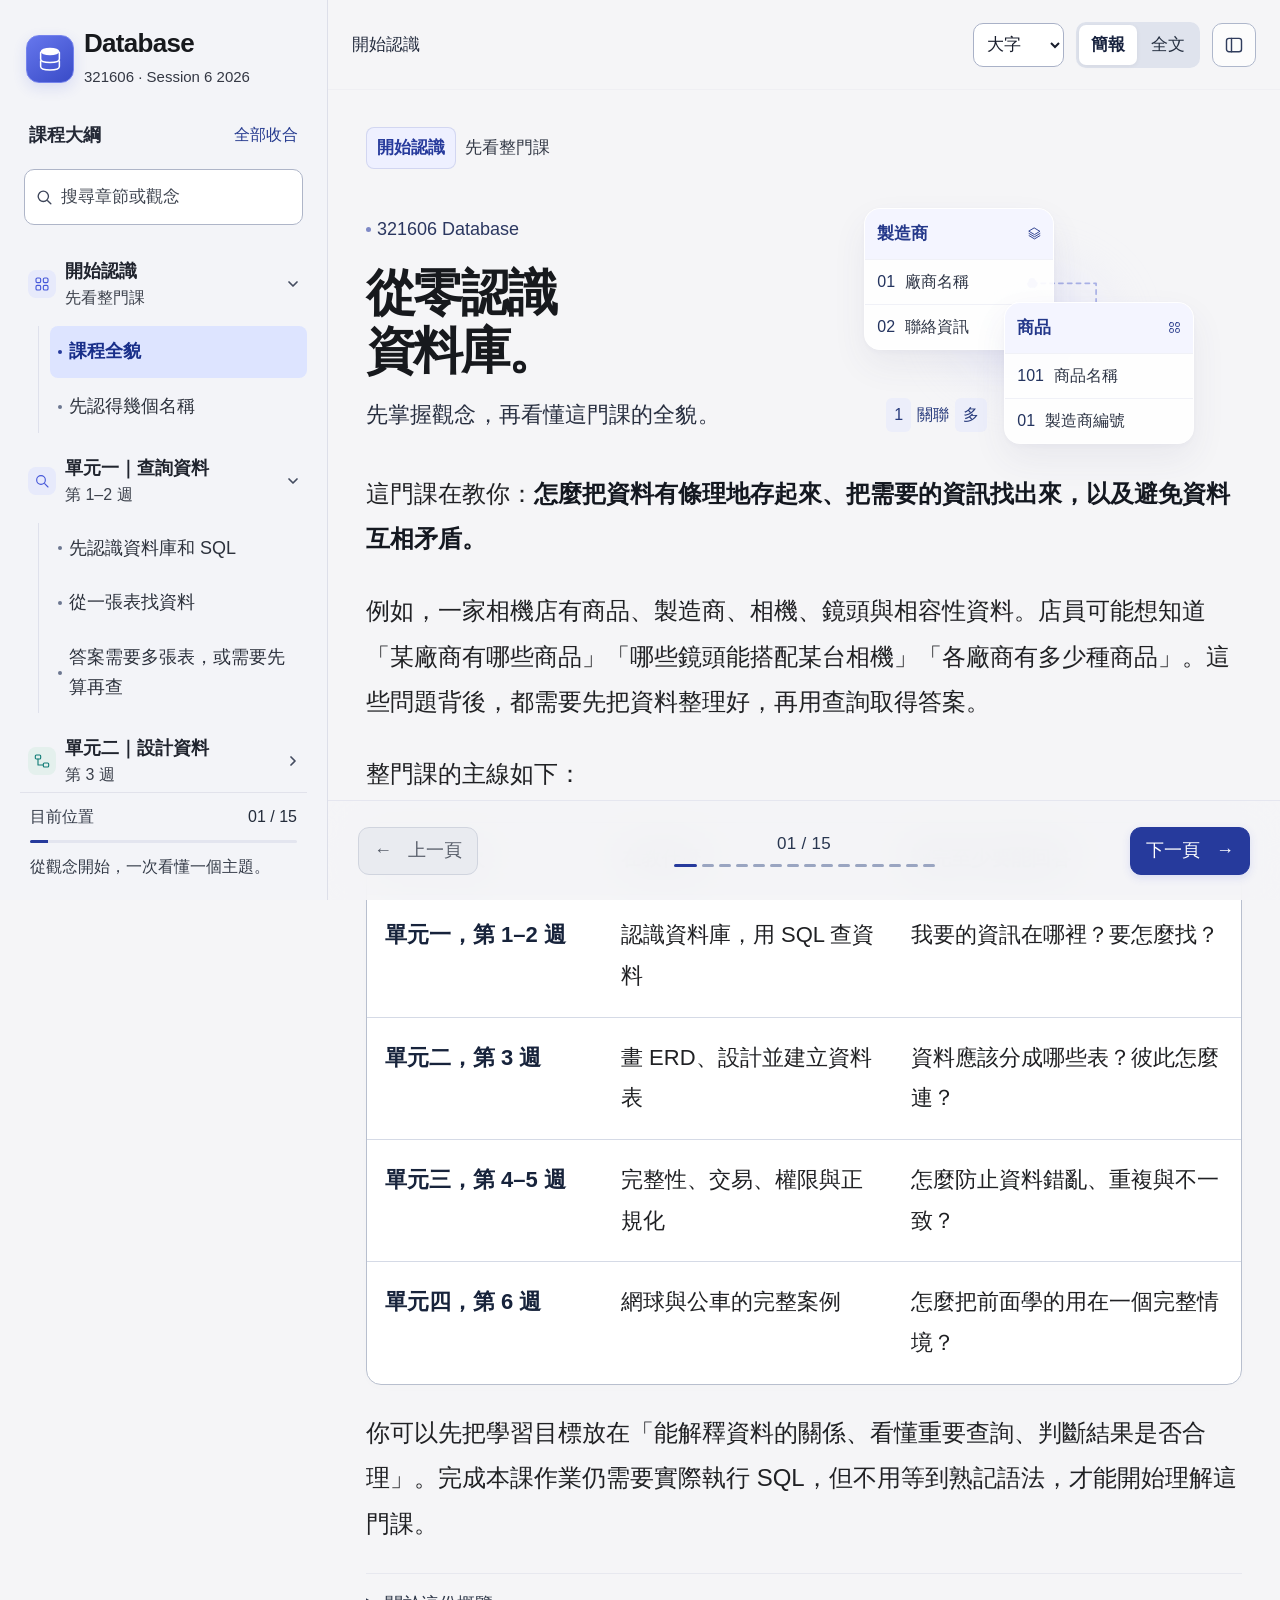
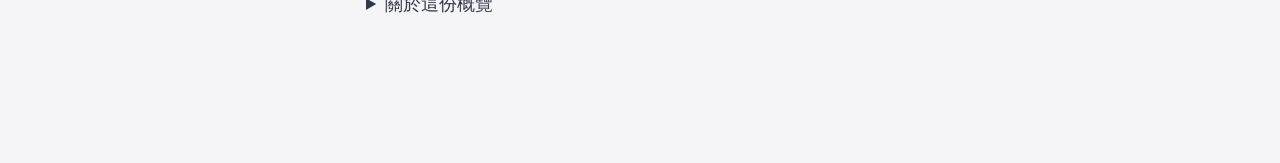
<file: docs/index.html>
<!doctype html>
<html lang="zh-Hant">
<head>
  <meta charset="utf-8">
  <meta name="viewport" content="width=device-width,initial-scale=1,viewport-fit=cover">
  <meta name="theme-color" content="#f5f5f7">
  <meta name="description" content="從零認識資料庫。321606 Database 的完整課程概覽，透過分層大綱、關鍵 SQL 與生活例子，掌握四個單元的觀念。">
  <title>Database｜從零認識資料庫</title>
  <link rel="icon" href="data:image/svg+xml,%3Csvg xmlns='http://www.w3.org/2000/svg' viewBox='0 0 64 64'%3E%3Crect width='64' height='64' rx='17' fill='%234658d9'/%3E%3Cellipse cx='32' cy='20' rx='17' ry='7' fill='white'/%3E%3Cpath d='M15 22v12c0 9 34 9 34 0V22M15 36v10c0 9 34 9 34 0V36' fill='none' stroke='white' stroke-width='4'/%3E%3C/svg%3E">
  <link rel="stylesheet" href="assets/style.css">
</head>
<body>
<a class="skip-link" href="#main">跳到簡報內容</a>
<button class="scrim" id="scrim" aria-label="關閉課程大綱" hidden></button>
<aside class="sidebar" id="sidebar" aria-label="課程導覽">
  <a class="brand" href="#slide-01" aria-label="回到課程全貌">
    <span class="brand-icon" aria-hidden="true"><svg viewBox="0 0 32 32"><ellipse cx="16" cy="8" rx="10" ry="4"/><path d="M6 9v7c0 5 20 5 20 0V9M6 18v6c0 5 20 5 20 0v-6"/></svg></span>
    <span><strong>Database</strong><small>321606 · Session 6 2026</small></span>
  </a>
  <button class="icon-button drawer-close" id="closeMenu" aria-label="關閉課程大綱">×</button>
  <div class="sidebar-heading"><span>課程大綱</span><button id="collapseAll" class="text-button">全部收合</button></div>
  <label class="search-box"><svg viewBox="0 0 24 24" aria-hidden="true"><circle cx="10.5" cy="10.5" r="6.5"/><path d="m16 16 4 4"/></svg><input id="search" type="search" placeholder="搜尋章節或觀念" autocomplete="off" aria-label="搜尋章節或觀念"><kbd>/</kbd></label>
  <nav id="outline" aria-label="分層課程大綱"></nav>
  <p id="noResults" class="no-results" hidden>找不到符合的內容，試試「主鍵」或「SQL」。</p>
  <div class="sidebar-bottom"><div><span>目前位置</span><strong id="sidebarPosition">01 / 15</strong></div><div class="progress-track"><span id="sidebarProgress"></span></div><p>從觀念開始，一次看懂一個主題。</p></div>
</aside>
<div class="workspace" id="workspace">
  <header class="topbar">
    <button class="icon-button menu-button" id="openMenu" aria-label="開啟課程大綱" aria-expanded="false" aria-controls="sidebar"><svg viewBox="0 0 24 24" aria-hidden="true"><path d="M4 6h16M4 12h16M4 18h16"/></svg></button>
    <div class="breadcrumb"><span>課程概覽</span><i aria-hidden="true">/</i><strong id="breadcrumb">開始認識</strong></div>
    <div class="topbar-actions"><label class="text-size-control"><span>字級</span><select id="textSize" aria-label="閱讀字級"><option value="large">大字</option><option value="extra">特大字</option></select></label><div class="mode-switch" role="group" aria-label="閱讀方式"><button id="slidesMode" aria-pressed="true">簡報</button><button id="readMode" aria-pressed="false">全文</button></div><button class="icon-button focus-button" id="focusButton" aria-label="開啟專注模式" aria-pressed="false" title="專注模式"><svg viewBox="0 0 24 24" aria-hidden="true"><rect x="3" y="4" width="18" height="16" rx="3"/><path d="M9 4v16"/></svg></button></div>
  </header>
  <main id="main" tabindex="-1"><div id="slides"></div></main>
  <footer class="page-controls" id="pageControls"><button id="previous" class="page-button" aria-label="上一頁"><span aria-hidden="true">←</span><span class="button-label">上一頁</span></button><div class="page-center"><span id="pageNumber">01 / 15</span><div id="dots" class="page-dots" aria-hidden="true"></div><small id="nextTopic"></small></div><button id="next" class="page-button primary" aria-label="下一頁"><span class="button-label">下一頁</span><span aria-hidden="true">→</span></button></footer>
</div>
<div class="toast" id="toast" role="status" aria-live="polite"></div>
<noscript><div class="noscript">請啟用 JavaScript 觀看互動簡報，或直接閱讀原始 Markdown 課程概覽。</div></noscript>
<script src="assets/course-data.js"></script>
<script src="assets/app.js"></script>
</body>
</html>
</file>
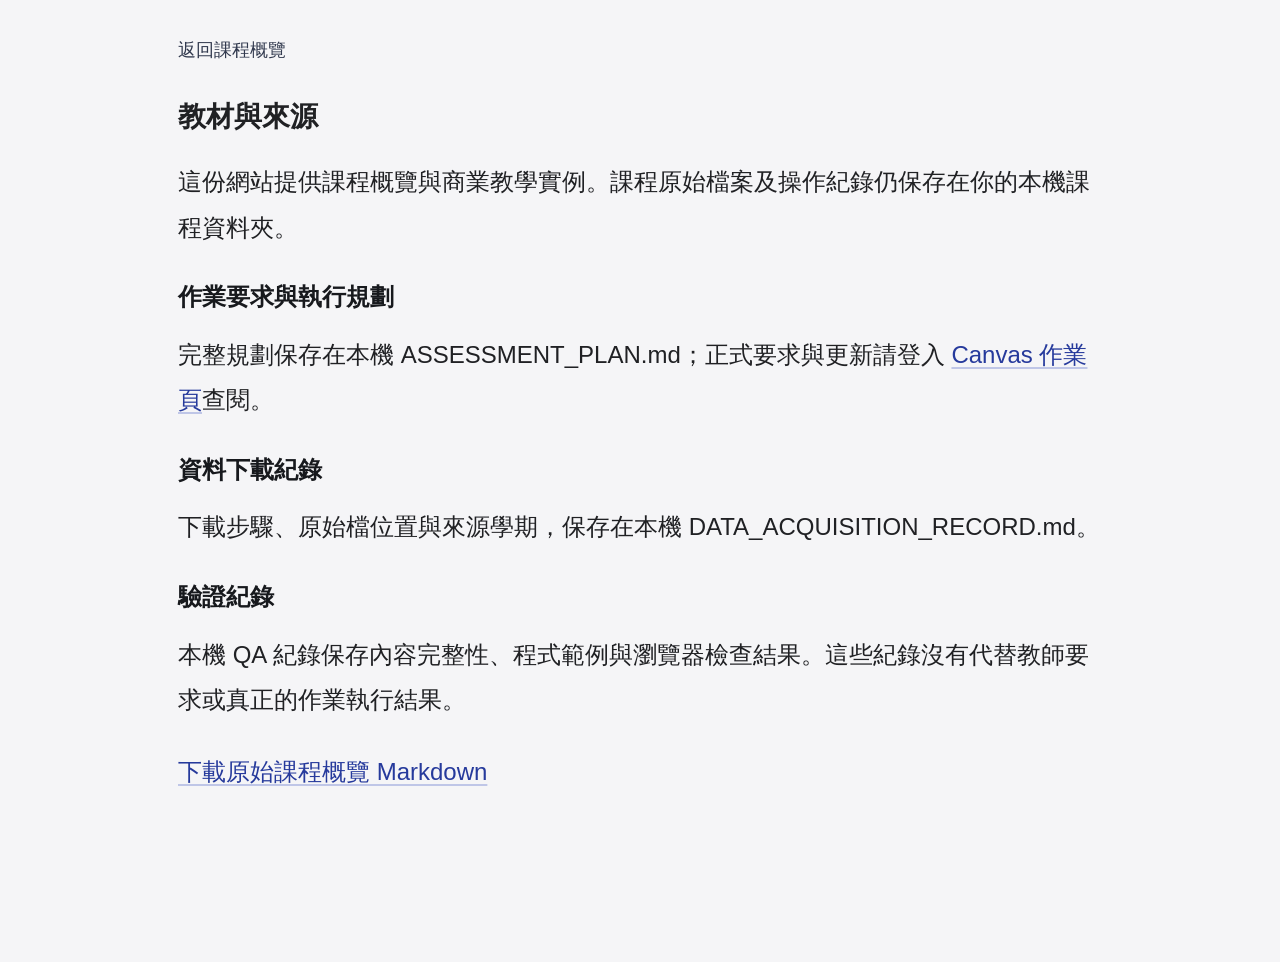
<file: docs/materials/source-notes.html>
<!doctype html><html lang="zh-Hant"><meta charset="utf-8"><meta name="viewport" content="width=device-width,initial-scale=1"><title>教材與來源｜Database</title><link rel="stylesheet" href="../assets/style.css"><body class="document-page"><main><a class="document-back" href="../index.html#slide-15">返回課程概覽</a><article class="prose"><h1>教材與來源</h1><p>這份網站提供課程概覽與商業教學實例。課程原始檔案及操作紀錄仍保存在你的本機課程資料夾。</p><h2 id="assessments">作業要求與執行規劃</h2><p>完整規劃保存在本機 ASSESSMENT_PLAN.md；正式要求與更新請登入 <a href="https://canvas.uts.edu.au/courses/42576/assignments">Canvas 作業頁</a>查閱。</p><h2 id="downloads">資料下載紀錄</h2><p>下載步驟、原始檔位置與來源學期，保存在本機 DATA_ACQUISITION_RECORD.md。</p><h2 id="verification">驗證紀錄</h2><p>本機 QA 紀錄保存內容完整性、程式範例與瀏覽器檢查結果。這些紀錄沒有代替教師要求或真正的作業執行結果。</p><p><a href="course-overview.md" download>下載原始課程概覽 Markdown</a></p></article></main></body></html>
</file>
<file: docs/assets/style.css>
:root{--bg:#f5f5f7;--surface:#fff;--ink:#1d1d1f;--muted:#696779;--line:#e7e7ed;--accent:#4658d9;--accent-soft:#eef0ff;--sidebar:288px;--header:76px;--footer:86px;--font:-apple-system,BlinkMacSystemFont,"SF Pro Display","PingFang TC","Noto Sans TC","Microsoft JhengHei",sans-serif;--mono:"SFMono-Regular",Consolas,"Liberation Mono",monospace}
*{box-sizing:border-box}html{background:var(--bg);scroll-behavior:smooth;scroll-padding-top:100px}body{margin:0;color:var(--ink);font-family:var(--font);font-size:16px;line-height:1.75;-webkit-font-smoothing:antialiased}button,input{font:inherit}button,a,input{-webkit-tap-highlight-color:transparent}button{cursor:pointer}a{color:var(--accent);text-underline-offset:4px}button:focus-visible,a:focus-visible,input:focus-visible,summary:focus-visible,main:focus-visible{outline:3px solid #4658d9;outline-offset:4px}button:disabled{cursor:default;opacity:.35}button{color:inherit}svg{display:block;fill:none;stroke:currentColor;stroke-width:1.7;stroke-linecap:round;stroke-linejoin:round}button svg{width:20px;height:20px}[hidden]{display:none!important}.skip-link{position:fixed;top:-60px;left:16px;z-index:100;background:white;padding:10px 20px;border-radius:10px}.skip-link:focus{top:12px}
.sidebar{position:fixed;inset:0 auto 0 0;width:var(--sidebar);z-index:40;background:rgba(246,246,250,.86);backdrop-filter:blur(24px);-webkit-backdrop-filter:blur(24px);border-right:1px solid rgba(210,212,224,.65);padding:30px 20px 20px;display:flex;flex-direction:column}.brand{display:flex;align-items:center;gap:12px;text-decoration:none;color:var(--ink);margin:0 8px 35px}.brand-icon{width:45px;height:45px;display:grid;place-items:center;color:#fff;background:linear-gradient(145deg,#6677ed,#394bc7);border:1px solid #7583ed;border-radius:13px;box-shadow:0 5px 14px #4658d929}.brand-icon svg{width:30px;height:30px;stroke-width:1.6}.brand-icon ellipse{fill:#fff;stroke:none}.brand strong{font-size:21px;letter-spacing:-.7px;font-weight:650;line-height:1.2;display:block}.brand small{display:block;font-size:10px;color:var(--muted);letter-spacing:.2px;margin-top:5px}.sidebar-heading{display:flex;align-items:center;justify-content:space-between;margin:0 9px 14px;font-size:13px;font-weight:650;color:#555565}.text-button{font-size:11px;font-weight:500;border:0;background:none;color:#68708e;padding:5px 0}.search-box{display:flex;align-items:center;gap:7px;border:1px solid #e0e1e9;border-radius:10px;background:#eaeaf080;padding:6px 10px;margin:0 4px 20px}.search-box svg{width:15px;height:15px;color:#898b9b;flex-shrink:0}.search-box input{border:0;background:transparent;min-width:0;width:100%;font-size:12px;outline:none;padding:3px 0;color:var(--ink)}.search-box:focus-within{outline:2px solid #4658d96b}.search-box kbd{font-family:var(--font);font-size:11px;color:#9495a5;border:1px solid #d5d7e1;border-radius:4px;padding:0 4px;line-height:16px}#outline{overflow-y:auto;overscroll-behavior:contain;scrollbar-width:thin;flex:1;margin:0 -6px;padding:0 6px 12px}.nav-group{margin-bottom:7px}.nav-group summary{display:flex;align-items:center;gap:9px;padding:11px 10px;cursor:pointer;list-style:none;user-select:none;border-radius:11px}.nav-group summary::-webkit-details-marker{display:none}.nav-group summary:hover{background:#e9eaf2}.nav-icon{width:26px;height:26px;border-radius:8px;background:var(--nav-tint,#e8eafb);color:var(--nav-color,#4658d9);display:grid;place-items:center;flex-shrink:0}.nav-icon svg{width:16px;height:16px}.nav-title{font-size:12px;font-weight:600;line-height:1.3;flex:1}.nav-title small{display:block;font-weight:400;font-size:10px;color:#898998;margin-top:4px}.chevron{width:12px;height:12px;transition:transform .16s;color:#858797}.nav-group[open] .chevron{transform:rotate(90deg)}.nav-children{margin:1px 0 9px 22px;border-left:1px solid #dfe1ec;padding-left:14px}.nav-link{display:flex;align-items:center;gap:7px;width:100%;text-align:left;border:0;background:transparent;text-decoration:none;font-size:12px;color:#777787;padding:9px 9px;border-radius:8px;line-height:1.55;margin:3px 0}.nav-link:before{content:"";width:4px;height:4px;border-radius:50%;background:#b8bbcc;flex-shrink:0}.nav-link:hover{background:#e9eaf2;color:#323452}.nav-link[aria-current="page"]{color:var(--accent);background:#e5e8fc;font-weight:600}.nav-link[aria-current="page"]:before{background:var(--accent)}.sidebar-bottom{padding:16px 10px 0;border-top:1px solid #e1e2eb;margin-top:8px}.sidebar-bottom>div:first-child{display:flex;justify-content:space-between;font-size:10px;color:#8a8a9a;align-items:center}.sidebar-bottom strong{font-variant-numeric:tabular-nums;font-weight:500;color:#73778d}.progress-track{height:3px;background:#e3e5ef;border-radius:5px;margin:9px 0 11px;overflow:hidden}.progress-track span{height:100%;display:block;background:var(--accent);transition:width .25s}.sidebar-bottom p{font-size:10px;color:#9393a2;margin:0}.no-results{font-size:12px;padding:12px;color:var(--muted)}
.workspace{margin-left:var(--sidebar);min-width:0;min-height:100dvh}.topbar{height:var(--header);display:flex;align-items:center;justify-content:space-between;gap:15px;padding:0 44px;background:#f5f5f7d9;backdrop-filter:blur(22px);-webkit-backdrop-filter:blur(22px);position:sticky;top:0;z-index:20;border-bottom:1px solid #e9e9f080}.breadcrumb{display:flex;align-items:center;gap:12px;font-size:12px;color:#9898a5;min-width:0;white-space:nowrap}.breadcrumb i{font-style:normal;color:#c8c8d2}.breadcrumb strong{font-weight:500;color:#66687c;overflow:hidden;text-overflow:ellipsis}.topbar-actions{display:flex;align-items:center;gap:14px;flex-shrink:0}.mode-switch{display:flex;padding:3px;background:#e7e7edb3;border-radius:10px;gap:2px}.mode-switch button{font-size:11px;background:transparent;border:0;border-radius:7px;padding:5px 15px;color:#7a7b8c;line-height:1.4;min-height:29px}.mode-switch button[aria-pressed="true"]{background:#fff;color:#2e3045;box-shadow:0 1px 5px #1d1d1f0f}.icon-button{border:1px solid #e0e1eb;background:#ffffffa6;border-radius:10px;width:34px;height:34px;display:grid;place-items:center;color:#8a8b9c}.icon-button:hover{background:#fff;color:var(--accent)}.menu-button,.drawer-close{display:none}main{outline:none;padding:40px 44px calc(var(--footer) + 42px);max-width:1430px;margin:auto;min-width:0}.slide{--unit:#4658d9;--tint:#eef0ff;min-height:calc(100dvh - 245px);max-width:1060px;margin:0 auto;min-width:0}.slide[data-group="unit2"]{--unit:#147d78;--tint:#e9f4f1}.slide[data-group="unit3"]{--unit:#ad6530;--tint:#fbf0e5}.slide[data-group="unit4"]{--unit:#8657b9;--tint:#f3ecfa}.slide-header{display:flex;align-items:center;gap:9px;color:var(--unit);font-size:12px;margin:1px 0 17px}.section-pill{font-size:11px;font-weight:600;border:1px solid color-mix(in srgb,var(--unit) 14%,transparent);background:var(--tint);padding:3px 10px;border-radius:8px}.slide-header .week{color:#9898a6;font-size:11px}.slide h1{font-weight:650;font-size:clamp(28px,3vw,43px);letter-spacing:-1.6px;line-height:1.35;margin:0 0 26px;max-width:920px;text-wrap:balance}.slide h1 .chapter-number{display:block;font-size:12px;letter-spacing:0;color:var(--unit);font-weight:500;margin-bottom:8px}.slide-hero{display:grid;grid-template-columns:1.2fr 1fr;align-items:center;gap:25px;margin-bottom:12px}.hero-title{font-size:clamp(38px,4.5vw,66px)!important;letter-spacing:-2.7px!important;line-height:1.16!important;margin-bottom:16px!important}.hero-subtitle{font-size:14px;color:#858694;letter-spacing:.1px;margin:0}.hero-tag{display:inline-flex;align-items:center;gap:6px;color:#6e7291;font-size:10px;margin:0 0 19px}.hero-tag:before{content:"";width:5px;height:5px;background:#7e89c6;border-radius:50%}.hero-visual{position:relative;height:230px;max-width:430px;justify-self:center;width:100%;display:flex;align-items:center;justify-content:center}.hero-visual:before{content:"";position:absolute;width:220px;height:170px;background:radial-gradient(ellipse,#dcdefc8c,transparent 70%);filter:blur(18px)}.data-cluster{position:relative;width:300px;height:210px;transform:rotate(-4deg)}.data-table{position:absolute;background:#ffffffea;border:1px solid #fff;border-radius:16px;width:174px;box-shadow:0 15px 35px #41487712,0 2px 5px #41487708;overflow:hidden}.data-table .table-name{background:#f4f5ff;padding:11px 13px;color:#5260bb;font-size:11px;font-weight:600;display:flex;align-items:center;justify-content:space-between}.data-table .table-name svg{width:13px;height:13px}.data-table .demo-row{display:flex;gap:13px;padding:7px 13px;font-size:10px;color:#8e90a1;border-top:1px solid #f0f1f7}.data-table .demo-row b{color:#636a99;font-weight:500}.data-table:first-of-type{left:0;top:4px;z-index:2}.data-table:nth-of-type(2){right:-8px;bottom:0;z-index:3;transform:rotate(8deg)}.relation-line{position:absolute;inset:0;width:100%;height:100%;color:#a8b0e5;z-index:1;stroke-dasharray:4 4;stroke-width:1.5}.relation-label{position:absolute;left:53px;bottom:13px;font-size:10px;color:#7e87b6;transform:rotate(4deg);display:flex;gap:6px;align-items:center}.relation-label span{padding:3px 8px;background:#eceefa;border-radius:6px}.prose{font-size:15px;line-height:1.9;color:#5d5e70;overflow-wrap:anywhere;min-width:0}.prose p{margin:0 0 18px;max-width:82ch}.prose strong{color:#323448;font-weight:600}.prose h2{font-size:24px;color:var(--ink);font-weight:650;margin:30px 0 18px;line-height:1.4}.prose h3{font-size:20px;color:var(--ink);font-weight:600;margin:25px 0 18px}.prose ul,.prose ol{padding-left:23px;margin:16px 0 20px}.prose li{padding:4px 0 4px 2px}.prose li::marker{color:#a2a6bf}.prose a{font-size:inherit;color:var(--unit,var(--accent));text-decoration-color:#bfc6e7}.prose a:hover{text-decoration-thickness:2px}.prose table{width:100%;border-collapse:separate;border-spacing:0;margin:23px 0 25px;font-size:13px;line-height:1.7;table-layout:fixed;background:#fff;border:1px solid #e6e7ef;border-radius:15px;overflow:hidden;box-shadow:0 3px 12px #333b5c03}.prose th{font-size:11px;font-weight:600;color:#8b8da1;text-align:left;background:#fafafd;padding:13px 17px;border-bottom:1px solid #e9eaf2}.prose td{padding:14px 17px;vertical-align:top;border-bottom:1px solid #eeeeF4;color:#6b6c7e}.prose tr:last-child td{border-bottom:0}.prose td:first-child{color:#3b3f5a;font-weight:500}.prose th:first-child{width:25%}.prose td strong{font-weight:600}.prose pre{background:#252a40;color:#e9ecff;padding:23px 27px;border-radius:15px;font-family:var(--mono);font-size:13px;line-height:1.9;white-space:pre-wrap;overflow-wrap:anywhere;margin:22px 0;position:relative;box-shadow:0 7px 22px #252a4010}.prose pre:before{content:"SQL";display:block;color:#959ec7;font-family:var(--font);font-size:10px;letter-spacing:.4px;margin-bottom:10px}.prose code{font-family:var(--mono);font-size:.85em;background:#e9ebf577;color:#59628c;padding:2px 5px;border-radius:4px;box-decoration-break:clone}.prose pre code{padding:0;color:inherit;background:none;font-size:inherit}.sql-keyword{color:#b6abff}.sql-number{color:#9ee2d5}.prose blockquote{margin:22px 0;background:#f0f1f8;border-left:2px solid #b9c0e9;padding:14px 18px;border-radius:0 12px 12px 0;font-size:12px;color:#82849a}.prose blockquote p{margin:0}.source-meta{margin:26px 0 0;border-top:1px solid #e7e8ef;padding-top:13px;font-size:11px;color:#9b9bab}.source-meta summary{cursor:pointer}.source-meta blockquote{font-size:11px;background:transparent;border:0;padding:12px 0}.takeaway{border:1px solid color-mix(in srgb,var(--unit) 12%,white);background:var(--tint);padding:17px 20px;border-radius:13px;color:var(--unit)!important;margin-top:24px!important;max-width:none!important}.takeaway strong{color:inherit!important;font-weight:500}.prose .intro-lead{font-size:17px;color:#5d6079}.overview .prose>p:first-child{font-size:16px}.overview .prose table{margin-top:20px}.overview .prose th:first-child{width:27%}.concept-strip{display:flex;align-items:center;justify-content:space-between;gap:10px;padding:24px 28px;border:1px solid #e4e8e7;background:#ffffffa3;border-radius:17px;margin-bottom:27px}.concept-node{flex:1;min-width:0}.concept-node strong{display:block;font-size:17px;color:#2c5a58;font-weight:600}.concept-node small{font-size:11px;color:#8b9b9a}.concept-arrow{color:#a3bbb9;font-size:20px}.concept-bridge{border:1px solid #b4ceca;background:#eaf4f0;padding:10px 17px;border-radius:11px;text-align:center}.page-controls{position:fixed;bottom:0;right:0;left:var(--sidebar);height:var(--footer);z-index:20;display:flex;align-items:center;justify-content:space-between;padding:12px 44px max(12px,env(safe-area-inset-bottom));background:#f5f5f7ea;backdrop-filter:blur(24px);-webkit-backdrop-filter:blur(24px);border-top:1px solid #e5e6ef}.page-button{display:flex;align-items:center;gap:16px;justify-content:center;border:1px solid #e1e2ec;border-radius:11px;background:#fff;font-size:12px;color:#787b91;min-width:112px;height:39px}.page-button.primary{color:#fff;background:var(--accent);border-color:var(--accent);box-shadow:0 3px 9px #4658d928}.page-button:hover:not(:disabled){filter:brightness(.97)}.page-center{text-align:center;line-height:1.2}.page-center>span{font-size:11px;letter-spacing:1px;color:#81849b;font-variant-numeric:tabular-nums}.page-dots{display:flex;justify-content:center;gap:5px;margin:9px 0 0}.page-dots i{height:3px;width:12px;background:#dddfea;border-radius:3px}.page-dots i.active{background:var(--accent);width:23px}.page-center small{display:none;color:#989bad;font-size:10px}.scrim{position:fixed;inset:0;z-index:35;border:0;background:#20243d40;backdrop-filter:blur(5px);-webkit-backdrop-filter:blur(5px)}.toast{position:fixed;z-index:80;bottom:105px;left:calc(50% + var(--sidebar)/2);transform:translate(-50%,15px);opacity:0;pointer-events:none;background:#30354eea;color:#fff;padding:10px 20px;border-radius:12px;font-size:12px;transition:transform .2s,opacity .2s;box-shadow:0 8px 30px #1d1d1f1c}.toast.visible{opacity:1;transform:translate(-50%,0)}.read-all .slide{border-bottom:1px solid #dedfe9;margin-bottom:64px;padding-bottom:50px;min-height:0}.read-all .slide:last-child{border:0}.read-all .page-dots{display:none}.read-all .page-center small{display:block;margin-top:7px}.focus-mode{--sidebar:0px}.focus-mode .sidebar{display:none}.focus-mode main{max-width:1220px}.focus-mode .focus-button{background:#e5e8fc;color:var(--accent)}.document-page main{max-width:1000px;padding-top:35px}.document-page h1{font-size:28px;line-height:1.4;overflow-wrap:anywhere}.document-page .prose{margin-top:30px}.document-back{font-size:13px;text-decoration:none}.document-note{font-size:12px;color:#9293a3;margin-top:40px}.document-page table{display:block;overflow-x:auto;table-layout:auto}.noscript{position:fixed;inset:20%;z-index:100;background:white;border-radius:20px;padding:30px}
@media(min-width:1600px){:root{--sidebar:310px}main{padding-top:60px}.topbar{padding-left:70px;padding-right:70px}.slide{max-width:1060px}.prose{font-size:16px}.hero-title{font-size:70px!important}.hero-visual{height:250px}}
@media(max-width:1190px){:root{--sidebar:260px}.sidebar{padding-left:13px;padding-right:13px}main{padding:34px 32px 125px}.topbar,.page-controls{padding-left:32px;padding-right:32px}.hero-title{font-size:47px!important}.hero-visual{transform:scale(.85);transform-origin:center}.slide-hero{gap:0;grid-template-columns:1.2fr 1fr}.prose{font-size:14px}.prose table{font-size:12px}.prose td,.prose th{padding:12px 13px}}
@media(max-width:960px){:root{--sidebar:0px;--header:64px}.sidebar{width:300px;transform:translateX(-105%);transition:transform .2s;box-shadow:15px 0 60px #22284210;display:flex!important}.drawer-open .sidebar{transform:translateX(0)}.sidebar .brand{margin-right:26px}.drawer-close{display:grid;position:absolute;right:17px;top:33px;font-size:24px;width:29px;height:29px;border:0;background:transparent}.menu-button{display:grid;flex-shrink:0}.topbar{padding:0 28px;gap:15px}.breadcrumb{flex:1}.breadcrumb>span,.breadcrumb i{display:none}.focus-button{display:none}.page-controls{left:0}.toast{left:50%}.slide{max-width:900px}.hero-title{font-size:53px!important}.prose{font-size:15px}.prose table{font-size:13px}main{padding:34px 32px 125px}.focus-mode .sidebar{display:flex}.focus-mode .workspace{margin-left:0}}
@media(max-width:600px){:root{--footer:80px}body{font-size:15px}.topbar{padding:0 18px;height:64px}.icon-button{width:36px;height:36px}.breadcrumb{font-size:11px}.mode-switch button{font-size:11px;padding:7px 11px}.topbar-actions{gap:0}main{padding:29px 22px 112px}.slide h1{font-size:30px;letter-spacing:-1px;margin-bottom:21px}.slide-header{margin-bottom:17px;gap:8px;flex-wrap:wrap}.section-pill{font-size:10px}.slide-header .week{font-size:10px}.slide-hero{display:flex;flex-direction:column;gap:0;align-items:stretch;margin-top:7px}.hero-title{font-size:47px!important;letter-spacing:-2px!important;line-height:1.17!important}.hero-subtitle{font-size:12px}.hero-tag{margin-bottom:16px}.hero-visual{height:183px;transform:scale(.82);width:100%;margin:0 auto 3px}.data-cluster{height:197px;max-width:285px}.prose{font-size:14px;line-height:1.9}.prose p{margin-bottom:17px}.prose table{font-size:12px;margin:19px 0;border-radius:13px}.prose td,.prose th{padding:12px 13px}.prose table.mobile-stacked thead{display:none}.prose table.mobile-stacked tbody,.prose table.mobile-stacked tr,.prose table.mobile-stacked td{display:block;width:100%;border:0}.prose table.mobile-stacked tr{padding:12px 14px;border-bottom:1px solid #eeeef4}.prose table.mobile-stacked tr:last-child{border:0}.prose table.mobile-stacked td{padding:4px 0}.prose table.mobile-stacked td:first-child{color:#3d425f;font-size:13px;font-weight:600;margin-bottom:3px}.prose table.mobile-stacked td:not(:first-child):before{content:attr(data-label);display:block;color:#999bad;font-size:10px;margin:3px 0 2px}.prose pre{font-size:11px;padding:19px 17px;border-radius:13px;line-height:1.85}.prose blockquote{padding:13px 15px;font-size:11px}.takeaway{padding:15px 16px;font-size:13px}.prose h2{font-size:23px}.concept-strip{padding:18px 14px;gap:7px;margin-bottom:22px}.concept-node strong{font-size:14px}.concept-node small{font-size:9px}.concept-bridge{padding:10px 12px}.concept-arrow{font-size:15px}.page-controls{padding:12px 20px max(12px,env(safe-area-inset-bottom));gap:12px}.page-button{min-width:88px;height:40px;font-size:11px;gap:10px;border-radius:11px}.page-dots{gap:3px}.page-dots i{width:5px}.page-dots i.active{width:12px}.page-center>span{font-size:10px}.source-meta{font-size:10px}.source-meta blockquote{font-size:10px}.toast{max-width:85vw;width:max-content;text-align:center;font-size:11px}.sidebar-bottom{padding-bottom:max(0px,env(safe-area-inset-bottom))}.document-page main{padding:25px 20px 50px}.document-page .prose table{display:block;overflow-x:auto}.document-page h1{font-size:24px}.document-page .prose{font-size:13px}}
@media(prefers-reduced-motion:reduce){html{scroll-behavior:auto}*,*:before,*:after{transition:none!important;animation:none!important}}
@media print{.sidebar,.topbar,.page-controls,.hero-visual,.scrim,.toast,.skip-link{display:none!important}.workspace{margin:0}main{padding:0;max-width:none}.slide[hidden]{display:block!important}.slide{break-before:page;min-height:0;margin:0 0 30px;padding:0}.slide:first-child{break-before:auto}.prose{font-size:11pt}.prose table{break-inside:avoid}.prose pre{color:#222;background:#f4f4f4;box-shadow:none}.sql-keyword,.sql-number{color:#333}.source-meta{display:block}}

body.drawer-open{overflow:hidden}
@media(max-width:380px){.page-dots{display:none}.page-center{min-width:45px}.page-controls{gap:9px}.page-button{min-width:83px}}

/* 閱讀優先：大字、深色、高對比；不因裝置變窄而縮小正文。 */
:root{--sidebar:328px;--header:90px;--footer:100px;--ink:#17191d;--muted:#40434a;--accent:#263a9c;--reading:24px;--table-reading:22px;--code-reading:20px}
:root[data-text-size="extra"]{--reading:28px;--table-reading:26px;--code-reading:24px}
body{color:var(--ink)}
.sidebar{background:#f3f4f8f5;padding-top:28px}
.brand small{font-size:15px;color:#343844;letter-spacing:0}
.brand strong{font-size:26px}
.brand-icon{width:48px;height:48px;flex-shrink:0}
.brand{margin:0 6px 25px;gap:10px}
.sidebar-heading{font-size:18px;color:#242936}
.text-button{font-size:16px;color:#273c90;min-height:40px}
.search-box{background:#fff;border-color:#aeb5c8;padding:9px 10px}
.search-box input{font-size:17px;color:#17191d;min-height:30px}
.search-box input::placeholder{color:#404651;opacity:1}
.search-box svg{color:#3c4458;width:19px;height:19px}
.search-box kbd{display:none}
.nav-group summary{padding:13px 8px;min-height:58px}
.nav-title{font-size:18px;line-height:1.5;color:#20242e}
.nav-title small{font-size:16px;color:#3b404b;margin-top:1px}
.nav-icon{width:28px;height:28px}
.nav-link{font-size:18px;color:#2d323d;line-height:1.65;padding:11px 8px;min-height:48px}
.nav-link[aria-current="page"]{color:#192f8a;background:#dde4ff;font-weight:650}
.nav-link:before{background:#6c7790}
.nav-children{margin-left:18px;padding-left:11px}
.chevron{color:#444c60}
.sidebar-bottom{padding-top:10px}
.sidebar-bottom>div:first-child,.sidebar-bottom p{font-size:16px;color:#343b48}
.sidebar-bottom strong{color:#242c3b;font-size:16px}
.sidebar-bottom p{line-height:1.6}
.breadcrumb{font-size:17px;color:#343946;gap:10px}
.breadcrumb strong{color:#242c3e;font-weight:550}
.breadcrumb i{color:#535c6d}
.topbar{padding-left:32px;padding-right:32px;gap:12px}
.topbar-actions{gap:12px}
.text-size-control{display:flex;align-items:center;gap:7px;color:#272e3d;font-size:16px;white-space:nowrap}
.text-size-control select{font-family:var(--font);font-size:17px;color:#171c2b;background:#fff;border:1px solid #a9b1c7;border-radius:10px;padding:8px 9px;min-height:44px;max-width:110px}
.mode-switch{background:#dfe3ed}
.mode-switch button{font-size:17px;color:#263041;min-height:40px;padding:7px 12px}
.mode-switch button[aria-pressed="true"]{color:#17223e;font-weight:600}
.icon-button{width:44px;height:44px;color:#303d5d;border-color:#aeb7cb}
main{padding:36px 38px 142px}
.slide{--unit:#263a9c}
.slide[data-group="unit2"]{--unit:#0c514c}
.slide[data-group="unit3"]{--unit:#71370e}
.slide[data-group="unit4"]{--unit:#59317f}
.slide h1{font-size:clamp(32px,3.3vw,46px);line-height:1.5;letter-spacing:-1px}
.slide h1 .chapter-number{font-size:20px;color:var(--unit)}
.slide-header{font-size:18px;margin-bottom:20px}
.section-pill{font-size:17px;padding:5px 10px}
.slide-header .week{font-size:17px;color:#353b48}
.hero-tag{font-size:18px;color:#2b3760}
.hero-subtitle{font-size:22px;color:#282f40}
.hero-title{font-size:clamp(44px,5vw,64px)!important}
.prose,.overview .prose>p:first-child{font-size:var(--reading);line-height:1.9;color:#202124;font-weight:450}
.prose p{margin-bottom:26px;max-width:70ch}
.prose strong{color:#141820;font-weight:650}
.prose li{padding:6px 0}
.prose li::marker{color:#303c56}
.prose table{font-size:var(--table-reading);line-height:1.85;border-color:#b8bfce}
.prose th{font-size:20px;color:#242e43;background:#eef1f8;font-weight:650;padding:17px 18px}
.prose td{color:#202124;padding:20px 18px;border-color:#d5dae6}
.prose td:first-child{color:#17233b;font-weight:600}
.prose code{font-size:.94em;background:#e8edf8;color:#182d67;padding:2px 5px}
.prose pre{font-size:var(--code-reading);color:#fff;background:#1d2335;line-height:1.9;padding:25px;tab-size:2}
.prose pre:before{font-size:17px;color:#f0f2ff}
.sql-keyword{color:#d8ceff}.sql-number{color:#b5f5df}
.prose blockquote{font-size:20px;color:#252d40;background:#edf1fa;border-left:4px solid #5268b6;line-height:1.9;padding:20px 23px}
.prose blockquote p{max-width:none}
.prose .business-example{font-size:var(--reading);background:#f1f6f2;color:#1a2921;border:1px solid #b7c8bc;border-left:5px solid #285d43;border-radius:0 15px 15px 0;margin-top:30px;margin-bottom:28px}
.business-example p:first-child{margin-bottom:12px}
.business-example p:first-child strong{color:#163e2b}
.business-example p:last-child{margin-bottom:0}
.source-meta{font-size:18px;color:#30394a}
.source-meta blockquote{font-size:18px;color:#30394a}
.takeaway{font-size:var(--reading);line-height:1.8;padding:22px 24px}
.concept-node strong{font-size:24px;color:#173d36}
.concept-node small{font-size:18px;color:#263f3b}
.concept-strip{padding:24px 20px;gap:12px}
.concept-bridge{padding:14px 18px}
.concept-arrow{color:#3a625c;font-size:24px}
.page-controls{padding-left:30px;padding-right:30px}
.page-button{font-size:18px;min-width:120px;height:48px;color:#25365f;font-weight:550}
.page-button.primary{color:#fff}
.page-center>span{font-size:17px;letter-spacing:.3px;color:#293650}
.page-center small{font-size:16px;color:#303d57}
.page-dots i{background:#9aa5c1}
button:disabled{opacity:1;background:#e9ebf0;color:#565c68;border-color:#d0d4de}
button.primary:disabled{background:#e9ebf0;color:#565c68}
.toast{font-size:18px;color:#fff;background:#20273a;bottom:116px}
.no-results{font-size:18px;color:#222c41}
.hero-visual{transform:none!important;height:270px}
.data-cluster{width:330px;height:240px;transform:none;max-width:100%}
.data-table{width:190px}
.data-table .table-name{font-size:17px;color:#24388a;padding:10px 12px}
.data-table .demo-row{font-size:16px;color:#2e3545;padding:8px 12px;gap:10px}
.data-table .demo-row b{color:#24345f}
.data-table:nth-of-type(2){right:0;transform:none}
.relation-label{font-size:16px;color:#283b7c;left:22px;bottom:12px;transform:none}
.document-page .prose{font-size:var(--reading)}
.document-note,.document-back{font-size:18px;color:#30384d}
@media(max-width:1350px) and (min-width:961px){.breadcrumb>span,.breadcrumb i{display:none}.topbar{padding:0 24px}.text-size-control>span{display:none}.hero-title{font-size:50px!important}.slide-hero{grid-template-columns:1fr 1fr}.prose table{table-layout:auto}}
@media(max-width:960px){:root{--sidebar:0px}.sidebar{width:340px;max-width:calc(100vw - 18px)}.drawer-close{top:26px;right:12px}.sidebar .brand{margin-right:30px}.brand small{font-size:14px}.topbar{padding:0 22px;height:86px}.breadcrumb{font-size:17px}.page-controls{left:0}.prose table.mobile-stacked thead{display:none}.prose table.mobile-stacked tbody,.prose table.mobile-stacked tr,.prose table.mobile-stacked td{display:block;width:100%;border:0}.prose table.mobile-stacked tr{padding:17px 19px;border-bottom:1px solid #cbd1de}.prose table.mobile-stacked tr:last-child{border:0}.prose table.mobile-stacked td{padding:6px 0;font-size:var(--table-reading)}.prose table.mobile-stacked td:first-child{font-size:var(--reading);color:#18233b;font-weight:650}.prose table.mobile-stacked td:not(:first-child):before{content:attr(data-label);display:block;color:#303e5d;font-size:18px;font-weight:600;margin:8px 0 3px}.text-size-control>span{display:none}}
@media(max-width:600px){:root{--header:126px;--footer:94px}.topbar{height:126px;padding:10px 18px;display:grid;grid-template-columns:44px minmax(0,1fr);gap:5px 12px}.breadcrumb{font-size:18px}.topbar-actions{grid-column:1/-1;justify-content:space-between}.text-size-control>span{display:inline}.mode-switch button{font-size:17px;padding:7px 16px}.mode-switch{margin:0}.text-size-control select{font-size:18px}.sidebar{padding-top:24px}.drawer-close{top:26px}.nav-title{font-size:18px}.nav-link{font-size:18px}.brand small{font-size:14px}.brand strong{font-size:25px}.sidebar-bottom p{display:none}.sidebar-bottom{padding-top:12px}.sidebar-bottom>div:first-child{font-size:16px}main{padding:28px 20px 132px}.slide h1{font-size:34px;margin-bottom:24px}.slide h1 .chapter-number{font-size:20px}.section-pill{font-size:17px}.slide-header .week{font-size:17px}.hero-title{font-size:48px!important}.hero-tag{font-size:18px}.hero-subtitle{font-size:22px}.hero-visual{height:270px;width:100%;margin:5px 0 20px}.data-cluster{max-width:320px;width:100%;height:250px}.data-table{width:180px}.data-table .demo-row{font-size:16px}.data-table .table-name{font-size:17px}.relation-label{left:0;bottom:0}.prose,.overview .prose>p:first-child{font-size:var(--reading)}.prose blockquote{font-size:20px;padding:18px}.prose .business-example{font-size:var(--reading);padding:18px}.prose pre{font-size:var(--code-reading);padding:21px 17px;line-height:1.85}.prose pre:before{font-size:17px}.prose h2{font-size:28px}.prose h3{font-size:26px}.takeaway{font-size:var(--reading);padding:20px}.prose table.mobile-stacked td:first-child{font-size:var(--reading)}.source-meta,.source-meta blockquote{font-size:18px}.concept-strip{flex-direction:column;gap:8px;padding:20px}.concept-node{width:100%;text-align:center}.concept-node strong{font-size:24px}.concept-node small{font-size:18px}.concept-arrow{transform:rotate(90deg);font-size:24px}.concept-bridge{padding:14px}.page-controls{padding:12px 16px max(12px,env(safe-area-inset-bottom));gap:8px}.page-button{font-size:18px;min-width:100px;gap:8px;height:48px}.page-center>span{font-size:16px;white-space:nowrap}.page-dots{display:none}.page-center small{display:none!important}.document-page .prose{font-size:var(--reading)}.document-page h1{font-size:32px}.toast{font-size:17px}}
@media print{.text-size-control{display:none}.prose{font-size:14pt;color:#111}.prose table{font-size:12pt}.slide h1{font-size:24pt}.prose pre,.sql-keyword,.sql-number{color:#111}}
</file>
